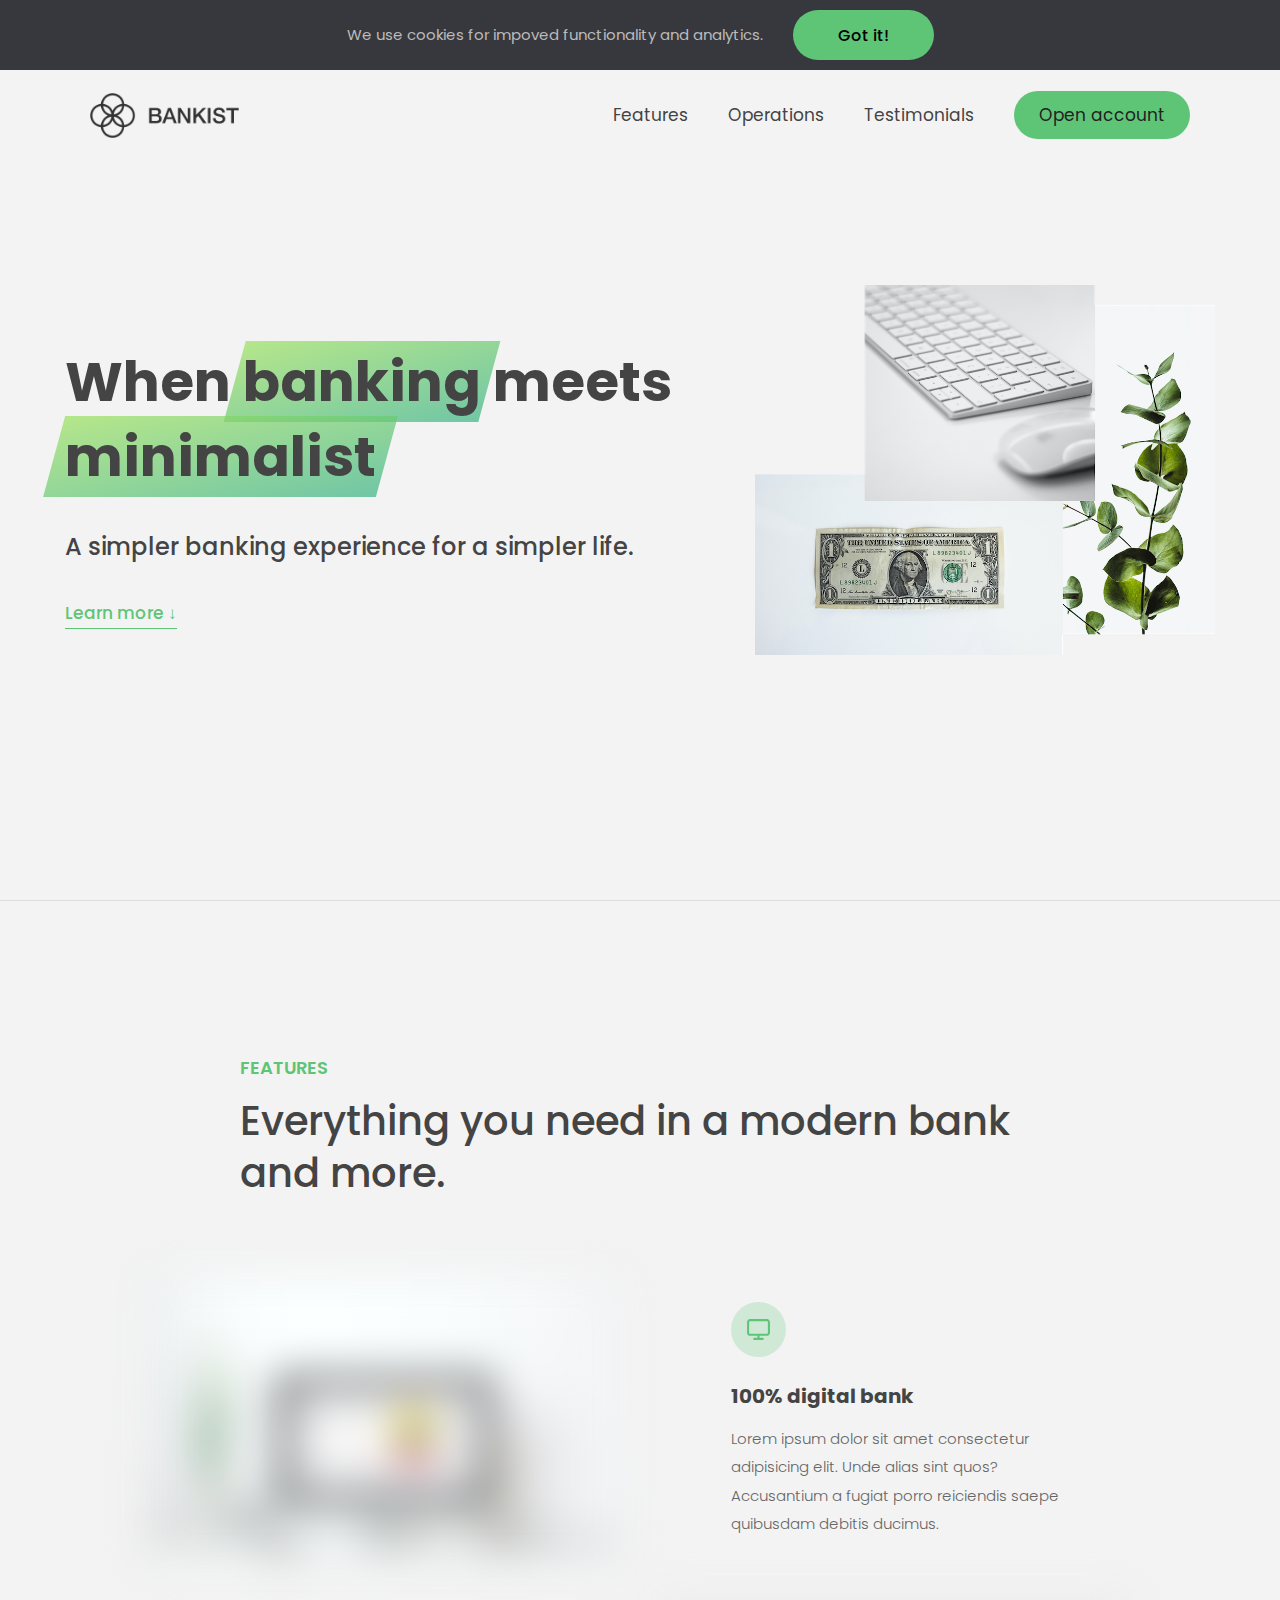
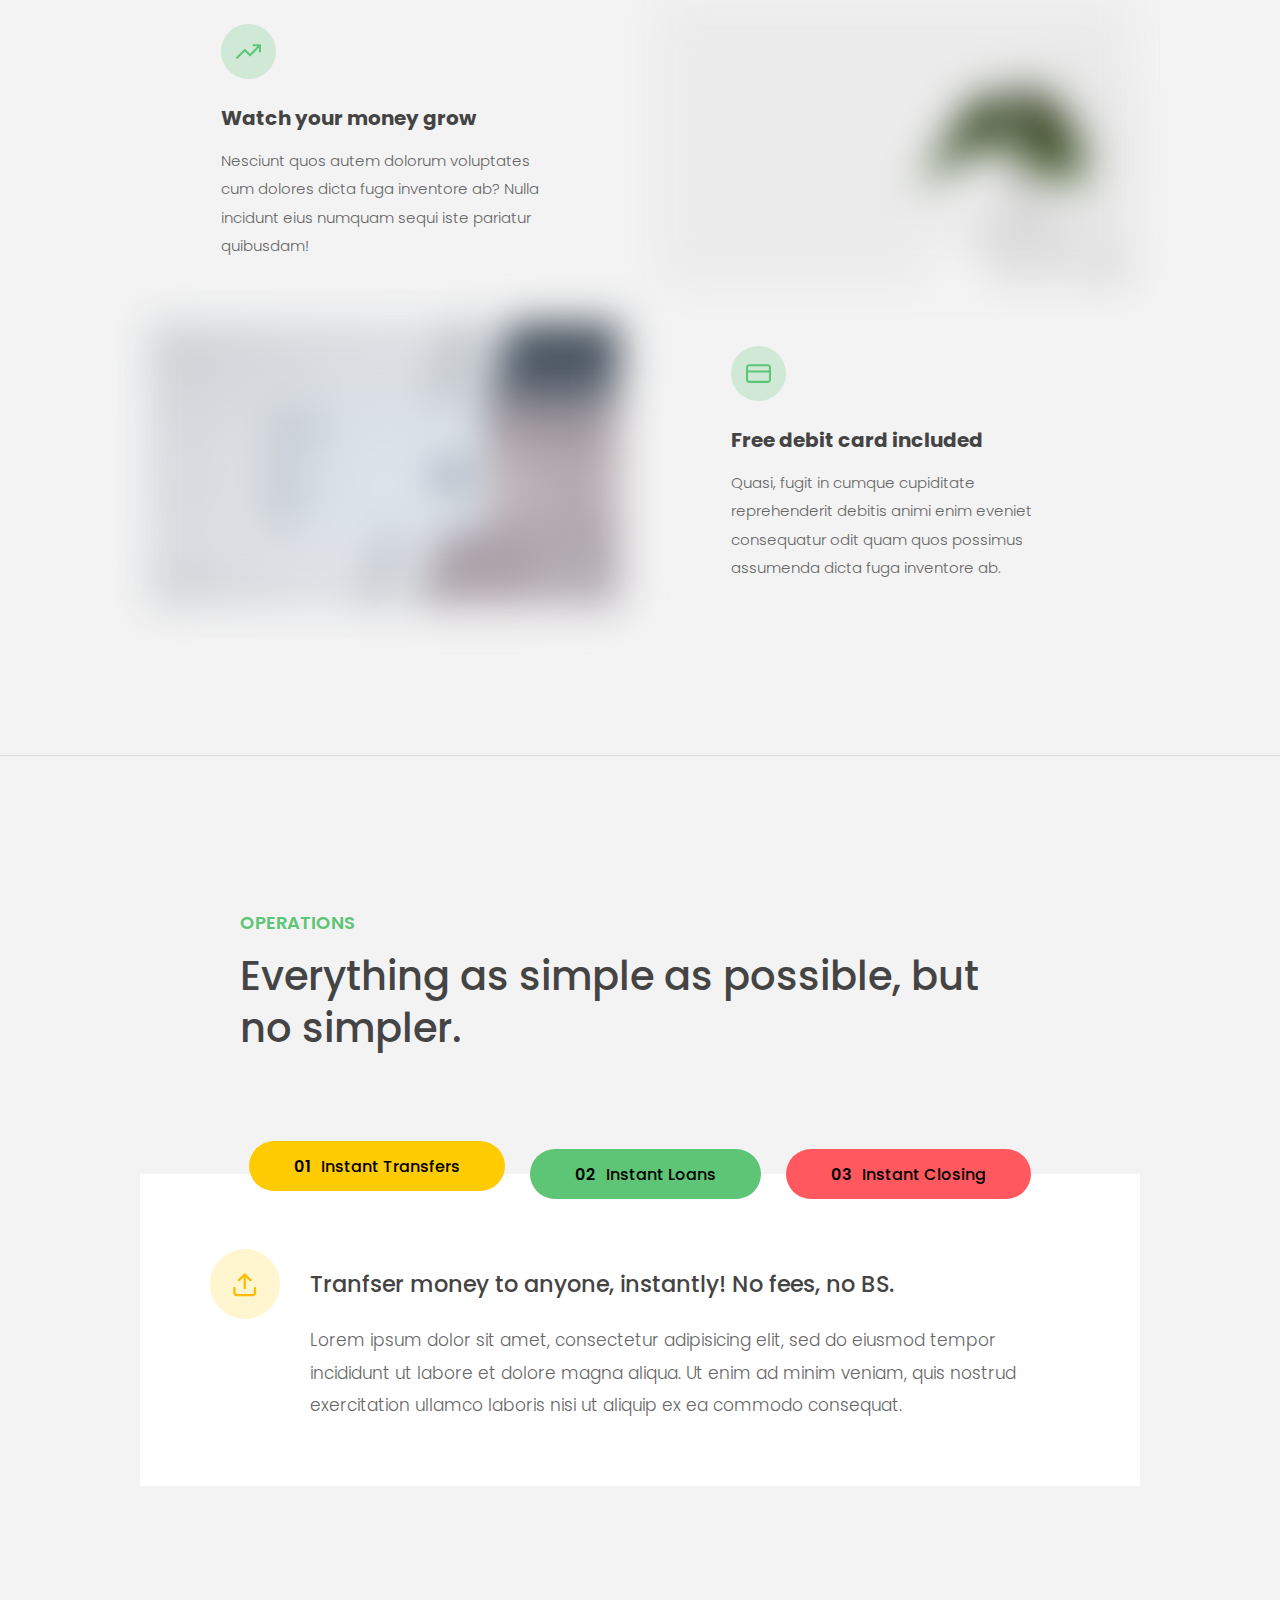
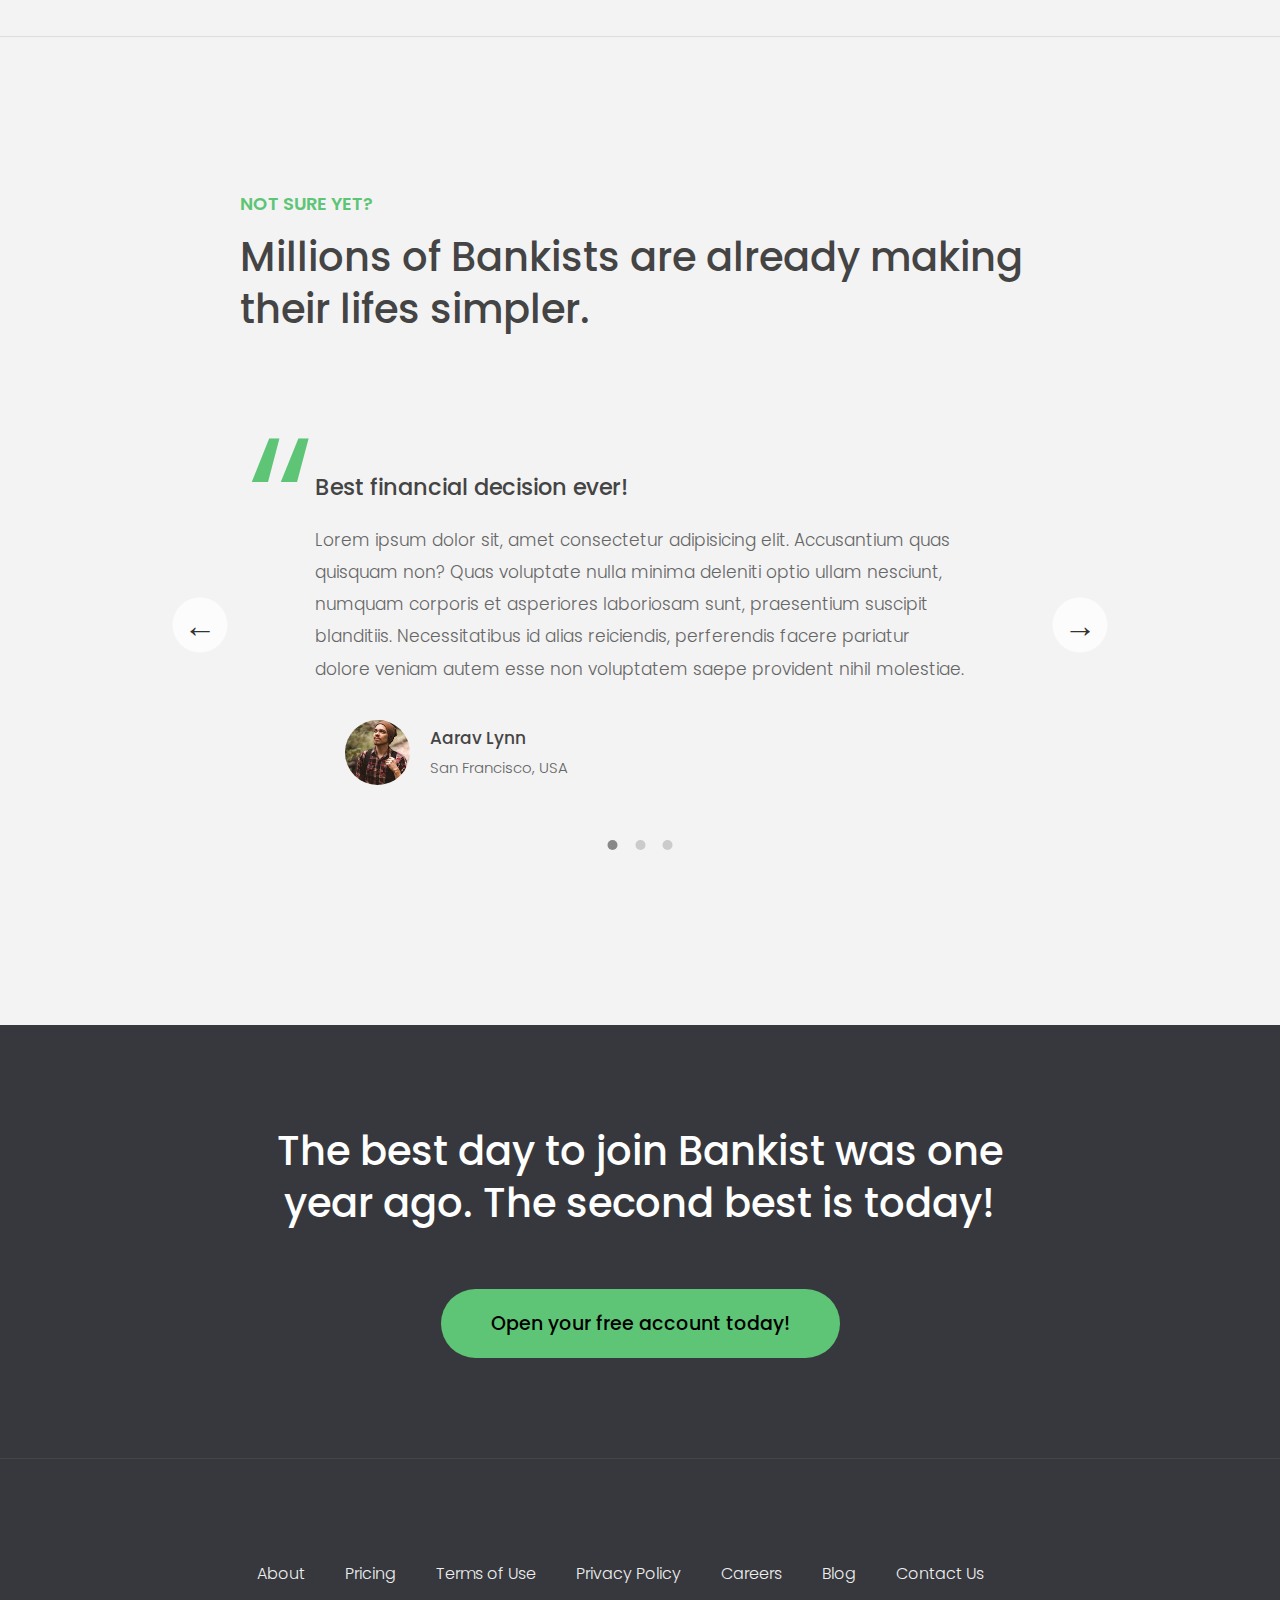
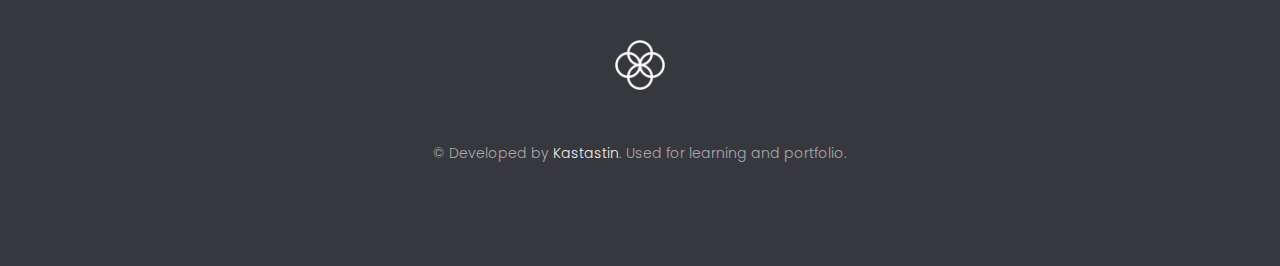
<file: Bankist-Landing/index.html>
<!DOCTYPE html>
<html lang="en">
  <head>
    <meta charset="UTF-8" />
    <meta name="viewport" content="width=device-width, initial-scale=1.0" />
    <meta http-equiv="X-UA-Compatible" content="ie=edge" />
    <title>Bankist | When Banking meets Minimalist</title>
    <link rel="shortcut icon" type="image/png" href="img/favicon.png" />
    <link rel="stylesheet" href="style.css" />
    <script defer src="script.js"></script>
  </head>
  <body>
    <header class="header">
      <nav class="nav">
        <img
          src="img/logo.png"
          alt="Bankist logo"
          class="nav__logo"
          id="logo"
        />
        <ul class="nav__links">
          <li class="nav__item">
            <a class="nav__link" href="#section--1">Features</a>
          </li>
          <li class="nav__item">
            <a class="nav__link" href="#section--2">Operations</a>
          </li>
          <li class="nav__item">
            <a class="nav__link" href="#section--3">Testimonials</a>
          </li>
          <li class="nav__item">
            <a class="nav__link nav__link--btn btn--show-modal" href="#"
              >Open account</a
            >
          </li>
        </ul>
      </nav>

      <div class="header__title">
        <h1>
          When
          <!-- Green highlight effect -->
          <span class="highlight">banking</span>
          meets<br />
          <span class="highlight">minimalist</span>
        </h1>
        <h4>A simpler banking experience for a simpler life.</h4>
        <button class="btn--text btn--scroll-to">Learn more &DownArrow;</button>
        <img
          src="img/hero.png"
          class="header__img"
          alt="Minimalist bank items"
        />
      </div>
    </header>

    <section class="section" id="section--1">
      <div class="section__title">
        <h2 class="section__description">Features</h2>
        <h3 class="section__header">
          Everything you need in a modern bank and more.
        </h3>
      </div>

      <div class="features">
        <img
          src="img/digital-lazy.jpg"
          data-src="img/digital.jpg"
          alt="Computer"
          class="features__img lazy-img"
        />
        <div class="features__feature">
          <div class="features__icon">
            <svg>
              <use xlink:href="img/icons.svg#icon-monitor"></use>
            </svg>
          </div>
          <h5 class="features__header">100% digital bank</h5>
          <p>
            Lorem ipsum dolor sit amet consectetur adipisicing elit. Unde alias
            sint quos? Accusantium a fugiat porro reiciendis saepe quibusdam
            debitis ducimus.
          </p>
        </div>

        <div class="features__feature">
          <div class="features__icon">
            <svg>
              <use xlink:href="img/icons.svg#icon-trending-up"></use>
            </svg>
          </div>
          <h5 class="features__header">Watch your money grow</h5>
          <p>
            Nesciunt quos autem dolorum voluptates cum dolores dicta fuga
            inventore ab? Nulla incidunt eius numquam sequi iste pariatur
            quibusdam!
          </p>
        </div>
        <img
          src="img/grow-lazy.jpg"
          data-src="img/grow.jpg"
          alt="Plant"
          class="features__img lazy-img"
        />

        <img
          src="img/card-lazy.jpg"
          data-src="img/card.jpg"
          alt="Credit card"
          class="features__img lazy-img"
        />
        <div class="features__feature">
          <div class="features__icon">
            <svg>
              <use xlink:href="img/icons.svg#icon-credit-card"></use>
            </svg>
          </div>
          <h5 class="features__header">Free debit card included</h5>
          <p>
            Quasi, fugit in cumque cupiditate reprehenderit debitis animi enim
            eveniet consequatur odit quam quos possimus assumenda dicta fuga
            inventore ab.
          </p>
        </div>
      </div>
    </section>

    <section class="section" id="section--2">
      <div class="section__title">
        <h2 class="section__description">Operations</h2>
        <h3 class="section__header">
          Everything as simple as possible, but no simpler.
        </h3>
      </div>

      <div class="operations">
        <div class="operations__tab-container">
          <button
            class="btn operations__tab operations__tab--1 operations__tab--active"
            data-tab="1"
          >
            <span>01</span>Instant Transfers
          </button>
          <button class="btn operations__tab operations__tab--2" data-tab="2">
            <span>02</span>Instant Loans
          </button>
          <button class="btn operations__tab operations__tab--3" data-tab="3">
            <span>03</span>Instant Closing
          </button>
        </div>
        <div
          class="operations__content operations__content--1 operations__content--active"
        >
          <div class="operations__icon operations__icon--1">
            <svg>
              <use xlink:href="img/icons.svg#icon-upload"></use>
            </svg>
          </div>
          <h5 class="operations__header">
            Tranfser money to anyone, instantly! No fees, no BS.
          </h5>
          <p>
            Lorem ipsum dolor sit amet, consectetur adipisicing elit, sed do
            eiusmod tempor incididunt ut labore et dolore magna aliqua. Ut enim
            ad minim veniam, quis nostrud exercitation ullamco laboris nisi ut
            aliquip ex ea commodo consequat.
          </p>
        </div>

        <div class="operations__content operations__content--2">
          <div class="operations__icon operations__icon--2">
            <svg>
              <use xlink:href="img/icons.svg#icon-home"></use>
            </svg>
          </div>
          <h5 class="operations__header">
            Buy a home or make your dreams come true, with instant loans.
          </h5>
          <p>
            Duis aute irure dolor in reprehenderit in voluptate velit esse
            cillum dolore eu fugiat nulla pariatur. Excepteur sint occaecat
            cupidatat non proident, sunt in culpa qui officia deserunt mollit
            anim id est laborum.
          </p>
        </div>
        <div class="operations__content operations__content--3">
          <div class="operations__icon operations__icon--3">
            <svg>
              <use xlink:href="img/icons.svg#icon-user-x"></use>
            </svg>
          </div>
          <h5 class="operations__header">
            No longer need your account? No problem! Close it instantly.
          </h5>
          <p>
            Excepteur sint occaecat cupidatat non proident, sunt in culpa qui
            officia deserunt mollit anim id est laborum. Ut enim ad minim
            veniam, quis nostrud exercitation ullamco laboris nisi ut aliquip ex
            ea commodo consequat.
          </p>
        </div>
      </div>
    </section>

    <section class="section" id="section--3">
      <div class="section__title section__title--testimonials">
        <h2 class="section__description">Not sure yet?</h2>
        <h3 class="section__header">
          Millions of Bankists are already making their lifes simpler.
        </h3>
      </div>

      <div class="slider">
        <div class="slide slide--1">
          <div class="testimonial">
            <h5 class="testimonial__header">Best financial decision ever!</h5>
            <blockquote class="testimonial__text">
              Lorem ipsum dolor sit, amet consectetur adipisicing elit.
              Accusantium quas quisquam non? Quas voluptate nulla minima
              deleniti optio ullam nesciunt, numquam corporis et asperiores
              laboriosam sunt, praesentium suscipit blanditiis. Necessitatibus
              id alias reiciendis, perferendis facere pariatur dolore veniam
              autem esse non voluptatem saepe provident nihil molestiae.
            </blockquote>
            <address class="testimonial__author">
              <img src="img/user-1.jpg" alt="" class="testimonial__photo" />
              <h6 class="testimonial__name">Aarav Lynn</h6>
              <p class="testimonial__location">San Francisco, USA</p>
            </address>
          </div>
        </div>

        <div class="slide slide--2">
          <div class="testimonial">
            <h5 class="testimonial__header">
              The last step to becoming a complete minimalist
            </h5>
            <blockquote class="testimonial__text">
              Quisquam itaque deserunt ullam, quia ea repellendus provident,
              ducimus neque ipsam modi voluptatibus doloremque, corrupti
              laborum. Incidunt numquam perferendis veritatis neque repellendus.
              Lorem, ipsum dolor sit amet consectetur adipisicing elit. Illo
              deserunt exercitationem deleniti.
            </blockquote>
            <address class="testimonial__author">
              <img src="img/user-2.jpg" alt="" class="testimonial__photo" />
              <h6 class="testimonial__name">Miyah Miles</h6>
              <p class="testimonial__location">London, UK</p>
            </address>
          </div>
        </div>

        <div class="slide slide--3">
          <div class="testimonial">
            <h5 class="testimonial__header">
              Finally free from old-school banks
            </h5>
            <blockquote class="testimonial__text">
              Debitis, nihil sit minus suscipit magni aperiam vel tenetur
              incidunt commodi architecto numquam omnis nulla autem,
              necessitatibus blanditiis modi similique quidem. Odio aliquam
              culpa dicta beatae quod maiores ipsa minus consequatur error sunt,
              deleniti saepe aliquid quos inventore sequi. Necessitatibus id
              alias reiciendis, perferendis facere.
            </blockquote>
            <address class="testimonial__author">
              <img src="img/user-3.jpg" alt="" class="testimonial__photo" />
              <h6 class="testimonial__name">Francisco Gomes</h6>
              <p class="testimonial__location">Lisbon, Portugal</p>
            </address>
          </div>
        </div>
        <button class="slider__btn slider__btn--left">&larr;</button>
        <button class="slider__btn slider__btn--right">&rarr;</button>
        <div class="dots"></div>
      </div>
    </section>

    <section class="section section--sign-up">
      <div class="section__title">
        <h3 class="section__header">
          The best day to join Bankist was one year ago. The second best is
          today!
        </h3>
      </div>
      <button class="btn btn--show-modal">Open your free account today!</button>
    </section>

    <footer class="footer">
      <ul class="footer__nav">
        <li class="footer__item">
          <a class="footer__link" href="#">About</a>
        </li>
        <li class="footer__item">
          <a class="footer__link" href="#">Pricing</a>
        </li>
        <li class="footer__item">
          <a class="footer__link" href="#">Terms of Use</a>
        </li>
        <li class="footer__item">
          <a class="footer__link" href="#">Privacy Policy</a>
        </li>
        <li class="footer__item">
          <a class="footer__link" href="#">Careers</a>
        </li>
        <li class="footer__item">
          <a class="footer__link" href="#">Blog</a>
        </li>
        <li class="footer__item">
          <a class="footer__link" href="#">Contact Us</a>
        </li>
      </ul>
      <img src="img/icon.png" alt="Logo" class="footer__logo" />
      <p class="footer__copyright">
        &copy; Developed by
        <a
          class="footer__link twitter-link"
          target="_blank"
          href="https://github.com/kastastin"
          >Kastastin</a
        >. Used for learning and portfolio.
      </p>
    </footer>

    <div class="modal hidden">
      <button class="btn--close-modal">&times;</button>
      <h2 class="modal__header">
        Open your bank account <br />
        in just <span class="highlight">5 minutes</span>
      </h2>
      <form class="modal__form">
        <label>First Name</label>
        <input type="text" />
        <label>Last Name</label>
        <input type="text" />
        <label>Email Address</label>
        <input type="email" />
        <button class="btn">Next step &rarr;</button>
      </form>
    </div>
    <div class="overlay hidden"></div>
  </body>
</html>
</file>
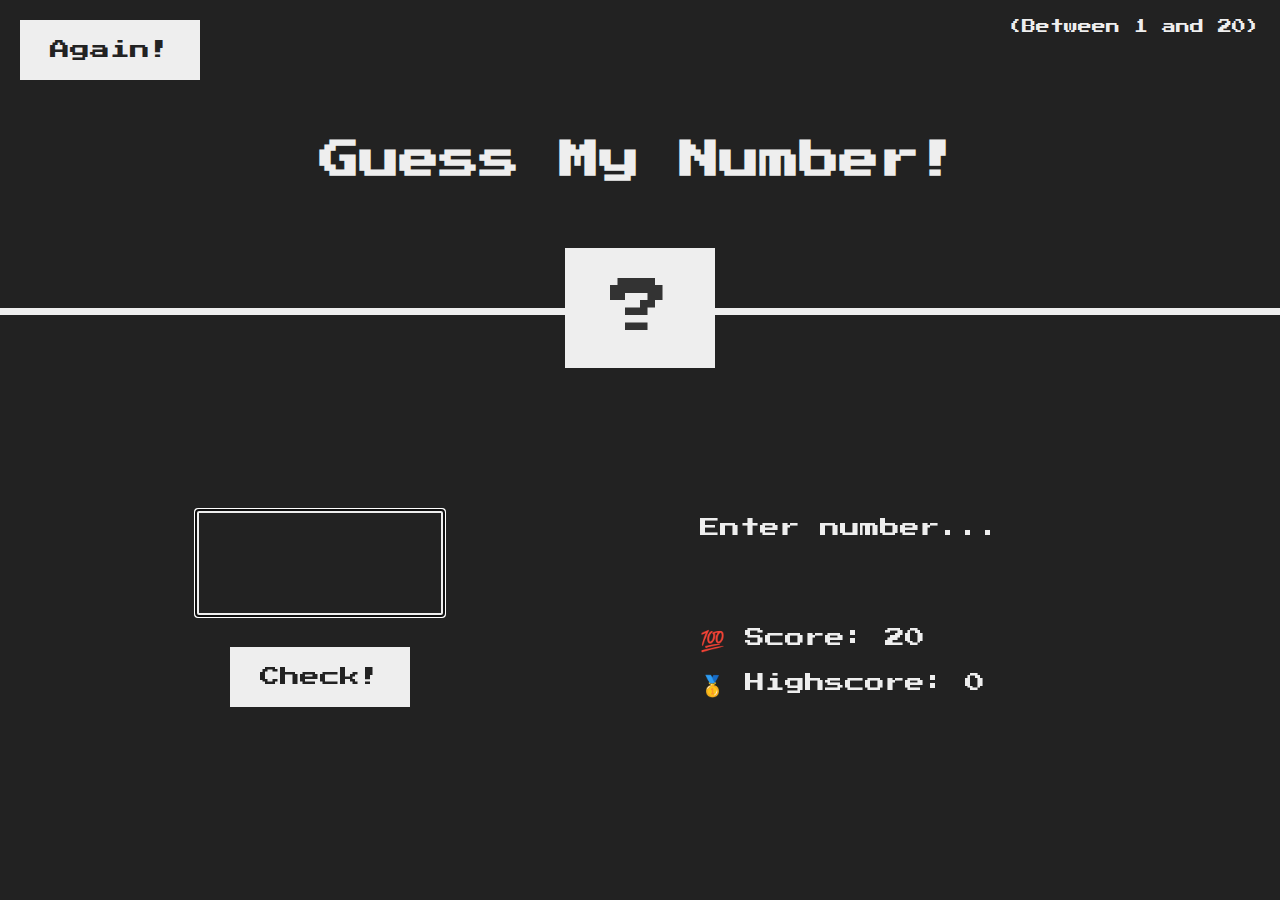
<file: Guess-My-Number/index.html>
<!DOCTYPE html>
<html lang="en">
  <head>
    <meta charset="UTF-8" />
    <meta name="viewport" content="width=device-width, initial-scale=1.0" />
    <meta http-equiv="X-UA-Compatible" content="ie=edge" />
    <title>Guess My Number</title>
    <link rel="shortcut icon" type="image/png" href="favicon.png" />
    <link rel="stylesheet" href="css/style.css" />
    <link rel="stylesheet" href="css/media.css" />
  </head>
  <body>
    <header>
      <h1>Guess My Number!</h1>
      <p class="between">(Between 1 and 20)</p>
      <button class="btn again">Again!</button>
      <div class="number">?</div>
    </header>
    <main>
      <section class="left">
        <input type="number" class="guess" autofocus />
        <button class="btn check">Check!</button>
      </section>
      <section class="right">
        <p class="message">Enter number...</p>
        <p class="label-score">💯 Score: <span class="score">20</span></p>
        <p class="label-highscore">
          🥇 Highscore: <span class="highscore">0</span>
        </p>
      </section>
    </main>
    <script src="script.js"></script>
  </body>
</html>
</file>
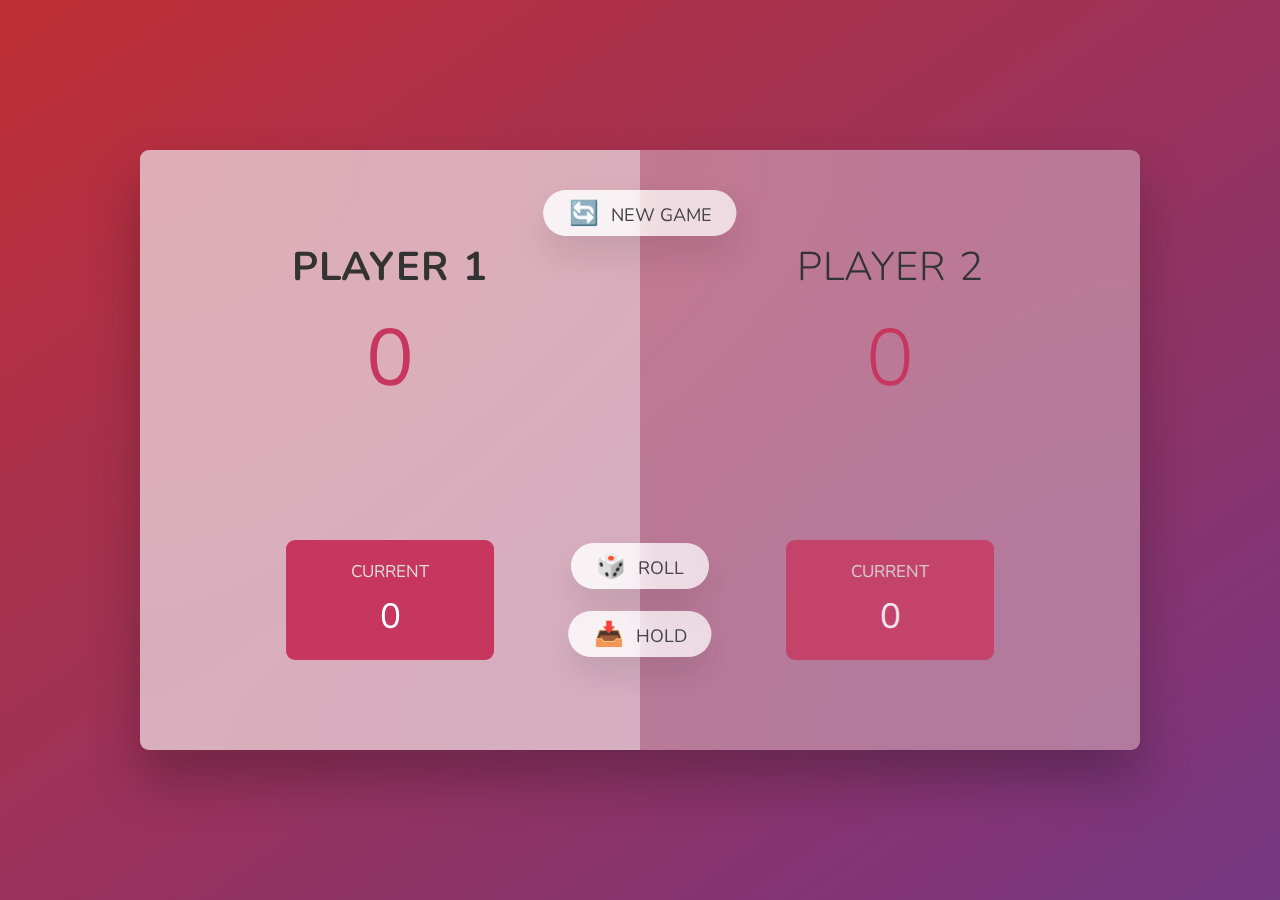
<file: Pig-Game/index.html>
<!DOCTYPE html>
<html lang="en">
  <head>
    <meta charset="UTF-8" />
    <meta name="viewport" content="width=device-width, initial-scale=1.0" />
    <meta http-equiv="X-UA-Compatible" content="ie=edge" />
    <title>Pig Game</title>
    <link rel="shortcut icon" type="image/png" href="img/favicon.png" />
    <link rel="stylesheet" href="css/style.css" />
    <link rel="stylesheet" href="css/media.css" />
  </head>
  <body>
    <main>
      <section class="player player--0 player--active">
        <h2 class="name" id="name--0">Player 1</h2>
        <p class="score" id="score--0">43</p>
        <div class="current">
          <p class="current-label">Current</p>
          <p class="current-score" id="current--0">0</p>
        </div>
      </section>
      <section class="player player--1">
        <h2 class="name" id="name--1">Player 2</h2>
        <p class="score" id="score--1">24</p>
        <div class="current">
          <p class="current-label">Current</p>
          <p class="current-score" id="current--1">0</p>
        </div>
      </section>

      <img src="img/dice-1.png" class="dice hidden" alt="Playing dice" />
      <button class="btn btn--new">🔄 New game</button>
      <button class="btn btn--roll">🎲 Roll</button>
      <button class="btn btn--hold">📥 Hold</button>
    </main>
    <script src="script.js"></script>
  </body>
</html>
</file>
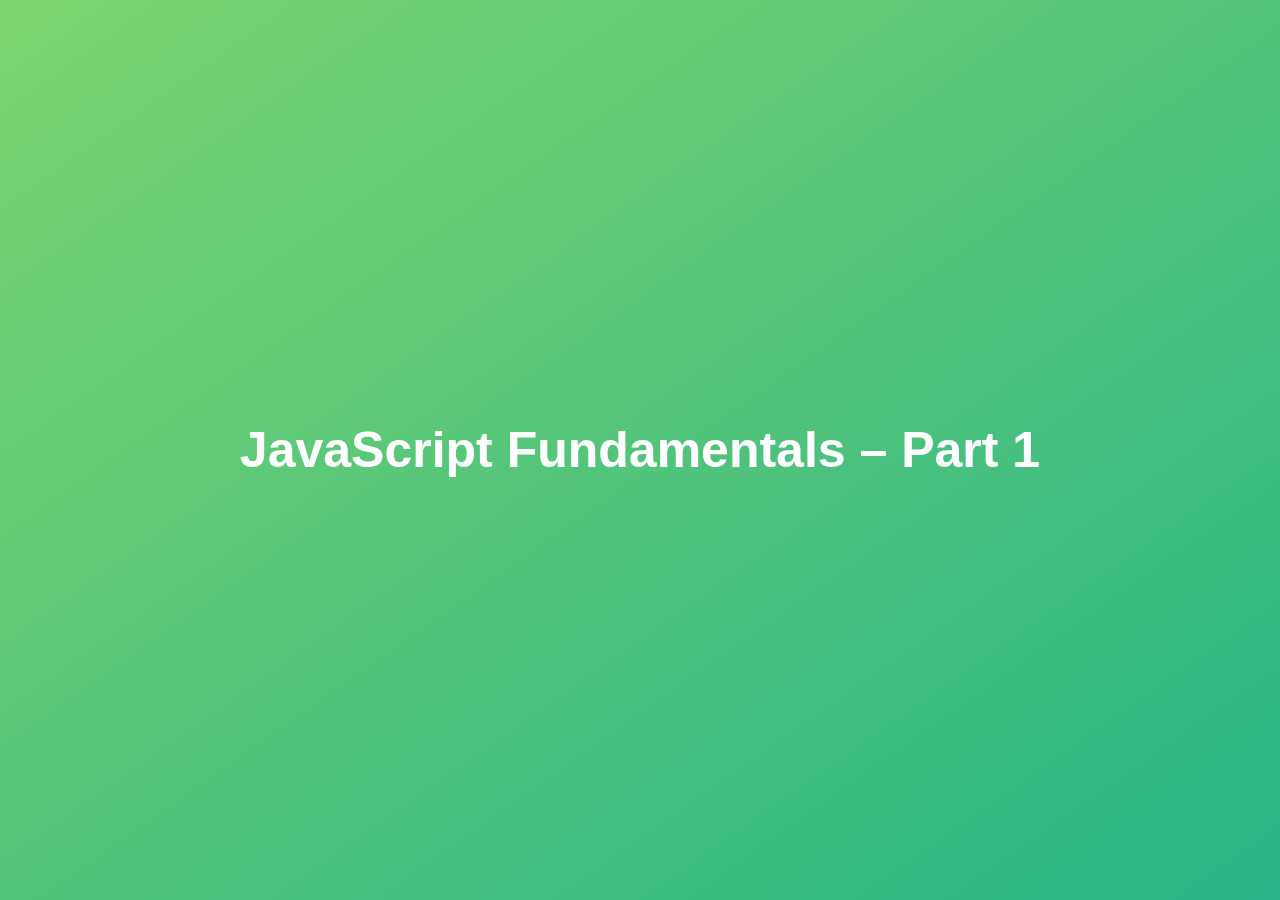
<file: studyJS/fundamentals/01/index.html>
<!DOCTYPE html>
<html lang="en">
  <head>
    <meta charset="UTF-8" />
    <meta name="viewport" content="width=device-width, initial-scale=1.0" />
    <meta http-equiv="X-UA-Compatible" content="ie=edge" />
    <title>JavaScript Fundamentals</title>
    <style>
      * {
        box-sizing: border-box;
        margin: 0;
        padding: 0;
        font-family: sans-serif;
      }
      body {
        height: 100vh;
        display: flex;
        align-items: center;
        background: linear-gradient(to top left, #28b487, #7dd56f);
      }
      h1 {
        width: 100%;
        padding: 30px;
        color: white;
        font-size: 50px;
        line-height: 1.3;
        text-align: center;
      }
    </style>
  </head>
  <body>
    <h1>JavaScript Fundamentals – Part 1</h1>

    <script src="script.js"></script>
  </body>
</html>
</file>
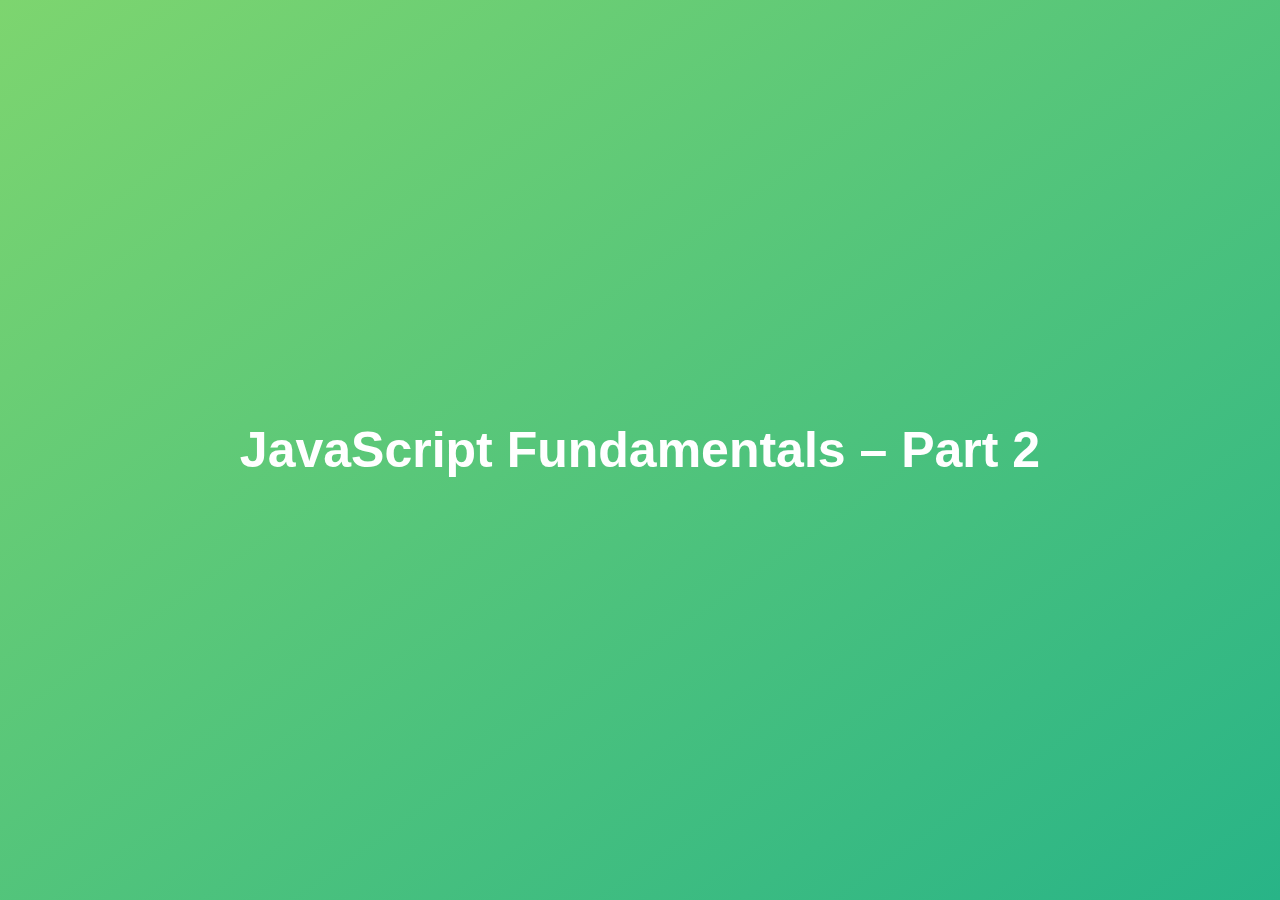
<file: studyJS/fundamentals/02/index.html>
<!DOCTYPE html>
<html lang="en">
  <head>
    <meta charset="UTF-8" />
    <meta name="viewport" content="width=device-width, initial-scale=1.0" />
    <meta http-equiv="X-UA-Compatible" content="ie=edge" />
    <title>JavaScript Fundamentals – Part 2</title>
    <style>
      * {
        box-sizing: border-box;
        margin: 0;
        padding: 0;
      }
      body {
        height: 100vh;
        display: flex;
        align-items: center;
        background: linear-gradient(to top left, #28b487, #7dd56f);
      }
      h1 {
        width: 100%;
        padding: 30px;
        font-family: sans-serif;
        color: white;
        font-size: 50px;
        line-height: 1.3;
        text-align: center;
      }
    </style>
  </head>
  <body>
    <h1>JavaScript Fundamentals – Part 2</h1>
    <script src="script.js"></script>
  </body>
</html>
</file>
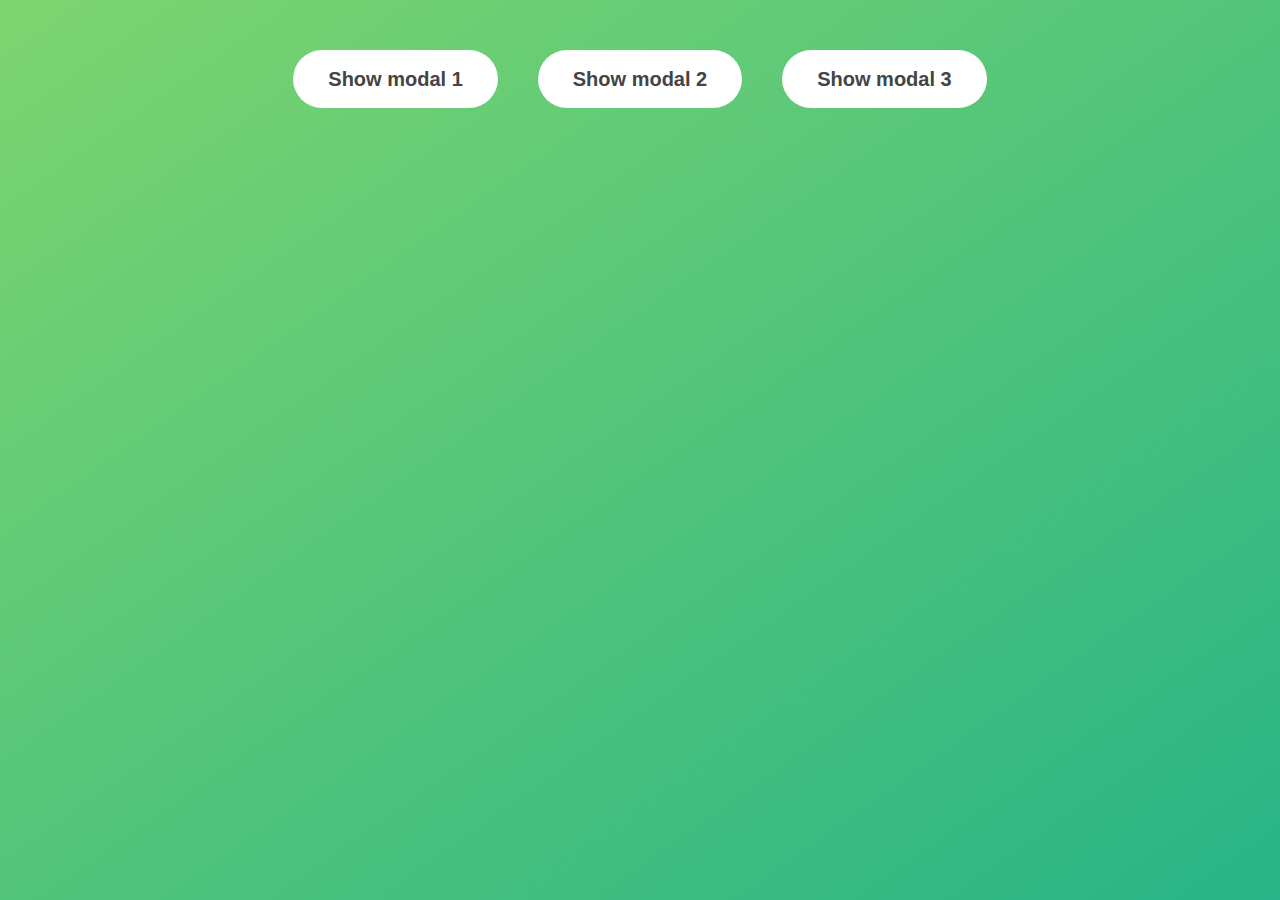
<file: studyJS/fundamentals/modal/index.html>
<!DOCTYPE html>
<html lang="en">
  <head>
    <meta charset="UTF-8" />
    <meta name="viewport" content="width=device-width, initial-scale=1.0" />
    <meta http-equiv="X-UA-Compatible" content="ie=edge" />
    <title>Modal window</title>
    <link rel="stylesheet" href="style.css" />
  </head>
  <body>
    <button class="show-modal">Show modal 1</button>
    <button class="show-modal">Show modal 2</button>
    <button class="show-modal">Show modal 3</button>
    <div class="modal hidden">
      <button class="close-modal">&times;</button>
      <h1>I'm a modal window 😍</h1>
      <p>
        Lorem ipsum dolor sit amet, consectetur adipisicing elit, sed do eiusmod
        tempor incididunt ut labore et dolore magna aliqua. Ut enim ad minim
        veniam, quis nostrud exercitation ullamco laboris nisi ut aliquip ex ea
        commodo consequat. Duis aute irure dolor in reprehenderit in voluptate
        velit esse cillum dolore eu fugiat nulla pariatur. Excepteur sint
        occaecat cupidatat non proident, sunt in culpa qui officia deserunt
        mollit anim id est laborum.
      </p>
    </div>
    <div class="overlay hidden"></div>
    <script src="script.js"></script>
  </body>
</html>
</file>
<file: Bankist-Landing/style.css>
@import url('https://fonts.googleapis.com/css?family=Poppins:300,400,500,600&display=swap');

:root {
  --color-primary: #5ec576;
  --color-secondary: #ffcb03;
  --color-tertiary: #ff585f;
  --color-primary-darker: #4bbb7d;
  --color-secondary-darker: #ffbb00;
  --color-tertiary-darker: #fd424b;
  --color-primary-opacity: #5ec5763a;
  --color-secondary-opacity: #ffcd0331;
  --color-tertiary-opacity: #ff58602d;
  --gradient-primary: linear-gradient(to top left, #39b385, #9be15d);
  --gradient-secondary: linear-gradient(to top left, #ffb003, #ffcb03);
}

* {
  margin: 0;
  padding: 0;
  box-sizing: inherit;
}

html {
  font-size: 62.5%;
  box-sizing: border-box;
}

body {
  font-family: 'Poppins', sans-serif;
  font-weight: 300;
  color: #444;
  line-height: 1.9;
  background-color: #f3f3f3;
}

/* GENERAL ELEMENTS */
.section {
  padding: 15rem 3rem;
  border-top: 1px solid #ddd;

  transition: transform 1s, opacity 1s;
}

.section--hidden {
  opacity: 0;
  transform: translateY(8rem);
}

.section__title {
  max-width: 80rem;
  margin: 0 auto 8rem auto;
}

.section__description {
  font-size: 1.8rem;
  font-weight: 600;
  text-transform: uppercase;
  color: var(--color-primary);
  margin-bottom: 1rem;
}

.section__header {
  font-size: 4rem;
  line-height: 1.3;
  font-weight: 500;
}

.btn {
  display: inline-block;
  background-color: var(--color-primary);
  font-size: 1.6rem;
  font-family: inherit;
  font-weight: 500;
  border: none;
  padding: 1.25rem 4.5rem;
  border-radius: 10rem;
  cursor: pointer;
  transition: all 0.3s;
}

.btn:hover {
  background-color: var(--color-primary-darker);
}

.btn--text {
  display: inline-block;
  background: none;
  font-size: 1.7rem;
  font-family: inherit;
  font-weight: 500;
  color: var(--color-primary);
  border: none;
  border-bottom: 1px solid currentColor;
  padding-bottom: 2px;
  cursor: pointer;
  transition: all 0.3s;
}

p {
  color: #666;
}

/* This is BAD for accessibility! Don't do in the real world! */
button:focus {
  outline: none;
}

img {
  transition: filter 0.5s;
}

.lazy-img {
  filter: blur(20px);
}

/* NAVIGATION */
.nav {
  display: flex;
  justify-content: space-between;
  align-items: center;
  height: 9rem;
  width: 100%;
  padding: 0 6rem;
  z-index: 100;
}

/* nav and stickly class at the same time */
.nav.sticky {
  position: fixed;
  background-color: rgba(255, 255, 255, 0.95);
}

.nav__logo {
  height: 4.5rem;
  transition: all 0.3s;
}

.nav__links {
  display: flex;
  align-items: center;
  list-style: none;
}

.nav__item {
  margin-left: 4rem;
}

.nav__link:link,
.nav__link:visited {
  font-size: 1.7rem;
  font-weight: 400;
  color: inherit;
  text-decoration: none;
  display: block;
  transition: all 0.3s;
}

.nav__link--btn:link,
.nav__link--btn:visited {
  padding: 0.8rem 2.5rem;
  border-radius: 3rem;
  background-color: var(--color-primary);
  color: #222;
}

.nav__link--btn:hover,
.nav__link--btn:active {
  color: inherit;
  background-color: var(--color-primary-darker);
  color: #333;
}

/* HEADER */
.header {
  padding: 0 3rem;
  height: 100vh;
  display: flex;
  flex-direction: column;
  align-items: center;
}

.header__title {
  flex: 1;

  max-width: 115rem;
  display: grid;
  grid-template-columns: 3fr 2fr;
  row-gap: 3rem;
  align-content: center;
  justify-content: center;

  align-items: start;
  justify-items: start;
}

h1 {
  font-size: 5.5rem;
  line-height: 1.35;
}

h4 {
  font-size: 2.4rem;
  font-weight: 500;
}

.header__img {
  width: 100%;
  grid-column: 2 / 3;
  grid-row: 1 / span 4;
  transform: translateY(-6rem);
}

.highlight {
  position: relative;
}

.highlight::after {
  display: block;
  content: '';
  position: absolute;
  bottom: 0;
  left: 0;
  height: 100%;
  width: 100%;
  z-index: -1;
  opacity: 0.7;
  transform: scale(1.07, 1.05) skewX(-15deg);
  background-image: var(--gradient-primary);
}

/* FEATURES */
.features {
  display: grid;
  grid-template-columns: 1fr 1fr;
  gap: 4rem;
  margin: 0 12rem;
}

.features__img {
  width: 100%;
}

.features__feature {
  align-self: center;
  justify-self: center;
  width: 70%;
  font-size: 1.5rem;
}

.features__icon {
  display: flex;
  align-items: center;
  justify-content: center;
  background-color: var(--color-primary-opacity);
  height: 5.5rem;
  width: 5.5rem;
  border-radius: 50%;
  margin-bottom: 2rem;
}

.features__icon svg {
  height: 2.5rem;
  width: 2.5rem;
  fill: var(--color-primary);
}

.features__header {
  font-size: 2rem;
  margin-bottom: 1rem;
}

/* OPERATIONS */
.operations {
  max-width: 100rem;
  margin: 12rem auto 0 auto;

  background-color: #fff;
}

.operations__tab-container {
  display: flex;
  justify-content: center;
}

.operations__tab {
  margin-right: 2.5rem;
  transform: translateY(-50%);
}

.operations__tab span {
  margin-right: 1rem;
  font-weight: 600;
  display: inline-block;
}

.operations__tab--1 {
  background-color: var(--color-secondary);
}

.operations__tab--1:hover {
  background-color: var(--color-secondary-darker);
}

.operations__tab--3 {
  background-color: var(--color-tertiary);
  margin: 0;
}

.operations__tab--3:hover {
  background-color: var(--color-tertiary-darker);
}

.operations__tab--active {
  transform: translateY(-66%);
}

.operations__content {
  display: none;

  /* JUST PRESENTATIONAL */
  font-size: 1.7rem;
  padding: 2.5rem 7rem 6.5rem 7rem;
}

.operations__content--active {
  display: grid;
  grid-template-columns: 7rem 1fr;
  column-gap: 3rem;
  row-gap: 0.5rem;
}

.operations__header {
  font-size: 2.25rem;
  font-weight: 500;
  align-self: center;
}

.operations__icon {
  display: flex;
  align-items: center;
  justify-content: center;
  height: 7rem;
  width: 7rem;
  border-radius: 50%;
}

.operations__icon svg {
  height: 2.75rem;
  width: 2.75rem;
}

.operations__content p {
  grid-column: 2;
}

.operations__icon--1 {
  background-color: var(--color-secondary-opacity);
}
.operations__icon--2 {
  background-color: var(--color-primary-opacity);
}
.operations__icon--3 {
  background-color: var(--color-tertiary-opacity);
}
.operations__icon--1 svg {
  fill: var(--color-secondary-darker);
}
.operations__icon--2 svg {
  fill: var(--color-primary);
}
.operations__icon--3 svg {
  fill: var(--color-tertiary);
}

/* SLIDER */
.slider {
  max-width: 100rem;
  height: 50rem;
  margin: 0 auto;
  position: relative;

  /* IN THE END */
  overflow: hidden;
}

.slide {
  position: absolute;
  top: 0;
  width: 100%;
  height: 50rem;

  display: flex;
  align-items: center;
  justify-content: center;

  /* THIS creates the animation! */
  transition: transform 1s;
}

.slide > img {
  /* Only for images that have different size than slide */
  width: 100%;
  height: 100%;
  object-fit: cover;
}

.slider__btn {
  position: absolute;
  top: 50%;
  z-index: 10;

  border: none;
  background: rgba(255, 255, 255, 0.7);
  font-family: inherit;
  color: #333;
  border-radius: 50%;
  height: 5.5rem;
  width: 5.5rem;
  font-size: 3.25rem;
  cursor: pointer;
}

.slider__btn--left {
  left: 6%;
  transform: translate(-50%, -50%);
}

.slider__btn--right {
  right: 6%;
  transform: translate(50%, -50%);
}

.dots {
  position: absolute;
  bottom: 5%;
  left: 50%;
  transform: translateX(-50%);
  display: flex;
}

.dots__dot {
  border: none;
  background-color: #b9b9b9;
  opacity: 0.7;
  height: 1rem;
  width: 1rem;
  border-radius: 50%;
  margin-right: 1.75rem;
  cursor: pointer;
  transition: all 0.5s;

  /* Only necessary when overlying images */
  /* box-shadow: 0 0.6rem 1.5rem rgba(0, 0, 0, 0.7); */
}

.dots__dot:last-child {
  margin: 0;
}

.dots__dot--active {
  background-color: #888;
  opacity: 1;
}

/* TESTIMONIALS */
.testimonial {
  width: 65%;
  position: relative;
}

.testimonial::before {
  content: '\201C';
  position: absolute;
  top: -5.7rem;
  left: -6.8rem;
  line-height: 1;
  font-size: 20rem;
  font-family: inherit;
  color: var(--color-primary);
  z-index: -1;
}

.testimonial__header {
  font-size: 2.25rem;
  font-weight: 500;
  margin-bottom: 1.5rem;
}

.testimonial__text {
  font-size: 1.7rem;
  margin-bottom: 3.5rem;
  color: #666;
}

.testimonial__author {
  margin-left: 3rem;
  font-style: normal;

  display: grid;
  grid-template-columns: 6.5rem 1fr;
  column-gap: 2rem;
}

.testimonial__photo {
  grid-row: 1 / span 2;
  width: 6.5rem;
  border-radius: 50%;
}

.testimonial__name {
  font-size: 1.7rem;
  font-weight: 500;
  align-self: end;
  margin: 0;
}

.testimonial__location {
  font-size: 1.5rem;
}

.section__title--testimonials {
  margin-bottom: 4rem;
}

/* SIGNUP */
.section--sign-up {
  background-color: #37383d;
  border-top: none;
  border-bottom: 1px solid #444;
  text-align: center;
  padding: 10rem 3rem;
}

.section--sign-up .section__header {
  color: #fff;
  text-align: center;
}

.section--sign-up .section__title {
  margin-bottom: 6rem;
}

.section--sign-up .btn {
  font-size: 1.9rem;
  padding: 2rem 5rem;
}

/* FOOTER */
.footer {
  padding: 10rem 3rem;
  background-color: #37383d;
}

.footer__nav {
  list-style: none;
  display: flex;
  justify-content: center;
  margin-bottom: 5rem;
}

.footer__item {
  margin-right: 4rem;
}

.footer__link {
  font-size: 1.6rem;
  color: #eee;
  text-decoration: none;
}

.footer__logo {
  height: 5rem;
  display: block;
  margin: 0 auto;
  margin-bottom: 5rem;
}

.footer__copyright {
  font-size: 1.4rem;
  color: #aaa;
  text-align: center;
}

.footer__copyright .footer__link {
  font-size: 1.4rem;
}

/* MODAL WINDOW */
.modal {
  position: fixed;
  top: 50%;
  left: 50%;
  transform: translate(-50%, -50%);
  max-width: 60rem;
  background-color: #f3f3f3;
  padding: 5rem 6rem;
  box-shadow: 0 4rem 6rem rgba(0, 0, 0, 0.3);
  z-index: 1000;
  transition: all 0.5s;
}

.overlay {
  position: fixed;
  top: 0;
  left: 0;
  width: 100%;
  height: 100%;
  background-color: rgba(0, 0, 0, 0.5);
  backdrop-filter: blur(4px);
  z-index: 100;
  transition: all 0.5s;
}

.modal__header {
  font-size: 3.25rem;
  margin-bottom: 4.5rem;
  line-height: 1.5;
}

.modal__form {
  margin: 0 3rem;
  display: grid;
  grid-template-columns: 1fr 2fr;
  align-items: center;
  gap: 2.5rem;
}

.modal__form label {
  font-size: 1.7rem;
  font-weight: 500;
}

.modal__form input {
  font-size: 1.7rem;
  padding: 1rem 1.5rem;
  border: 1px solid #ddd;
  border-radius: 0.5rem;
}

.modal__form button {
  grid-column: 1 / span 2;
  justify-self: center;
  margin-top: 1rem;
}

.btn--close-modal {
  font-family: inherit;
  color: inherit;
  position: absolute;
  top: 0.5rem;
  right: 2rem;
  font-size: 4rem;
  cursor: pointer;
  border: none;
  background: none;
}

.hidden {
  visibility: hidden;
  opacity: 0;
}

/* COOKIE MESSAGE */
.cookie-message {
  width: 100vw;
  display: flex;
  align-items: center;
  justify-content: center;
  gap: 3rem;
  padding: 1rem;
  background-color: white;
  color: #bbb;
  font-size: 1.5rem;
  font-weight: 400;
}
</file>
<file: Guess-My-Number/css/style.css>
@import url('https://fonts.googleapis.com/css?family=Press+Start+2P&display=swap');

* {
  box-sizing: border-box;
  margin: 0;
  padding: 0;
}

html {
  font-size: 62.5%;
}

body {
  font-family: 'Press Start 2P', sans-serif;
  background-color: #222;
  color: #eee;
}

header {
  height: 35vh;
  position: relative;
  border-bottom: 7px solid #eee;
}

main {
  height: 65vh;
  display: flex;
  justify-content: space-around;
  align-items: center;
  color: #eee;
}

.left {
  width: 52rem;
  display: flex;
  flex-direction: column;
  align-items: center;
}

.right {
  width: 52rem;
  font-size: 2rem;
}

h1 {
  width: 100%;
  position: absolute;
  top: 52%;
  left: 50%;
  font-size: 4rem;
  text-align: center;
  transform: translate(-50%, -50%);
}

.number {
  width: 15rem;
  position: absolute;
  bottom: 0;
  left: 50%;
  padding: 3rem 0rem;
  background: #eee;
  color: #333;
  font-size: 6rem;
  text-align: center;
  transform: translate(-50%, 50%);
}

.between {
  position: absolute;
  top: 2rem;
  right: 2rem;
  font-size: 1.4rem;
}

.again {
  position: absolute;
  top: 2rem;
  left: 2rem;
}

.guess {
  width: 25rem;
  display: block;
  margin-bottom: 3rem;
  padding: 2.5rem;
  border: 4px solid #eee;
  background: none;
  font-family: inherit;
  color: inherit;
  font-size: 5rem;
  text-align: center;
}

/* Remove arrows: Chrome, Safari, Edge, Opera */
input::-webkit-outer-spin-button,
input::-webkit-inner-spin-button {
  -webkit-appearance: none;
  margin: 0;
}

.btn {
  padding: 2rem 3rem;
  border: none;
  background-color: #eee;
  font-family: inherit;
  color: #222;
  font-size: 2rem;
  cursor: pointer;
}

.btn:hover {
  background-color: #ccc;
}

.message {
  height: 3rem;
  margin-bottom: 8rem;
}

.label-score {
  margin-bottom: 2rem;
}
</file>
<file: Guess-My-Number/css/media.css>
/* < 960px */
@media screen and (orientation: landscape) and (max-width: 60em) {
  h1 {
    font-size: 3rem;
  }

  .number {
    padding: 1.5rem 0rem;
    font-size: 2rem;
  }

  .message {
    margin-bottom: 7rem;
  }

  .btn {
    padding: 1rem 1.5rem 0.75rem 1.5rem;
    font-size: 1.5rem;
  }

  .again {
    top: 1rem;
    left: 1rem;
  }
}

/* < 700px */
@media screen and (orientation: portrait) and (max-width: 43.75em) {
  :root {
    font-size: 50%;
  }

  h1 {
    line-height: 1.5;
  }

  main {
    flex-direction: column-reverse;
    justify-content: center;
  }

  .right {
    display: flex;
    flex-direction: column-reverse;
    text-align: center;
  }

  .label-score {
    order: 1;
  }

  .label-highscore,
  .label-score {
    margin-bottom: 5rem;
  }

  .message {
    margin-bottom: 5rem;
  }
}

/* < 400px */
@media screen and (max-width: 25em) {
  :root {
    font-size: 40%;
  }
}
</file>
<file: Pig-Game/css/style.css>
@import url('https://fonts.googleapis.com/css2?family=Nunito&display=swap');

* {
  box-sizing: inherit;
  margin: 0;
  padding: 0;
}

html {
  font-size: 62.5%;
  box-sizing: border-box;
}

body {
  height: 100vh;
  display: flex;
  justify-content: center;
  align-items: center;
  background-image: linear-gradient(to top left, #753682 0%, #bf2e34 100%);
  font-family: 'Nunito', sans-serif;
  color: #333;
  font-weight: 400;
}

.hidden {
  display: none;
}

/* LAYOUT */
main {
  width: 100rem;
  height: 60rem;
  position: relative;
  display: flex;
  margin: 4rem;
  border-radius: 9px;
  box-shadow: 0 3rem 5rem rgba(0, 0, 0, 0.25);
  background-color: rgba(255, 255, 255, 0.35);
  backdrop-filter: blur(200px);
  filter: blur();
  overflow: hidden;
}

.player {
  flex: 50%;
  display: flex;
  flex-direction: column;
  align-items: center;
  padding: 9rem;
  transition: all 0.75s;
}

/* ELEMENTS */
.name {
  position: relative;
  margin-bottom: 1rem;
  font-size: 4rem;
  font-weight: 300;
  letter-spacing: 1px;
  word-spacing: 2px;
  text-transform: uppercase;
}

.score {
  margin-bottom: auto;
  color: #c7365f;
  font-size: 8rem;
  font-weight: 300;
}

.player--active {
  background-color: rgba(255, 255, 255, 0.4);
}

.player--active .name {
  font-weight: 700;
}

.player--active .score {
  font-weight: 400;
}

.player--active .current {
  opacity: 1;
}

.current {
  width: 65%;
  padding: 2rem;
  border-radius: 9px;
  background-color: #c7365f;
  color: #fff;
  text-align: center;
  opacity: 0.8;
  transition: all 0.75s;
}

.current-label {
  margin-bottom: 1rem;
  color: #ddd;
  font-size: 1.7rem;
  text-transform: uppercase;
}

.current-score {
  font-size: 3.5rem;
}

/* ABSOLUTE POSITIONED ELEMENTS */
.btn {
  position: absolute;
  left: 50%;
  transform: translateX(-50%);
  padding: 0.7rem 2.5rem;
  border: none;
  border-radius: 50rem;
  box-shadow: 0 1.75rem 3.5rem rgba(0, 0, 0, 0.1);
  background: none;
  background-color: rgba(255, 255, 255, 0.6);
  backdrop-filter: blur(10px);
  font-family: inherit;
  color: #444;
  font-size: 1.8rem;
  font-weight: 400;
  text-transform: uppercase;
  cursor: pointer;
  transition: all 0.2s;
}

.btn::first-letter {
  display: inline-block;
  margin-right: 0.7rem;
  font-size: 2.4rem;
}

.btn--new {
  top: 4rem;
}

.btn--roll {
  top: 39.3rem;
}

.btn--hold {
  top: 46.1rem;
}

.btn:active {
  transform: translate(-50%, 3px);
  box-shadow: 0 1rem 2rem rgba(0, 0, 0, 0.15);
}

.btn:focus {
  outline: none;
}

.dice {
  height: 10rem;
  position: absolute;
  left: 50%;
  top: 16.5rem;
  transform: translateX(-50%);
  box-shadow: 0 2rem 5rem rgba(0, 0, 0, 0.2);
}

.player--winner {
  background-color: #2f2f2f;
}

.player--winner .name {
  color: #c7365f;
  font-weight: 700;
}
</file>
<file: Pig-Game/css/media.css>
/* < 960px */
@media screen and (orientation: portrait) and (max-width: 60em) {
  html {
    font-size: 50%;
  }
}

/* < 700px */
@media screen and (orientation: portrait) and (max-width: 43.75em) {
  main {
    height: 80vh;
    flex-direction: column;
  }

  .player {
    padding: 7rem 3rem;
  }

  .dice {
    top: 50%;
    transform: translate(-50%, -50%);
  }

  .btn {
    width: 30%;
    left: 50%;
    transform: translateX(-50%);
    padding: 0.5rem 2rem;
    font-size: 1.8rem;
  }

  .btn--new {
    width: 50%;
    top: 1.5rem;
  }

  .btn--roll {
    top: 50%;
    left: 0;
    transform: translate(5%, -50%);
  }

  .btn--hold {
    top: 50%;
    right: 0;
    transform: translate(60%, -50%);
  }
}

/* < 400px */
@media screen and (max-width: 25em) {
  html {
    font-size: 40%;
  }

  main {
    height: 95vh;
  }

  .player {
    padding: 5rem 3rem 0 3rem;
  }

  .dice {
    height: 6rem;
  }

  .btn {
    width: 25%;
  }

  .btn--new {
    width: 50%;
    top: 1rem;
  }

  .btn--roll,
  .btn--roll:active {
    transform: translate(10%, -50%);
  }

  .btn--hold,
  .btn--hold:active {
    transform: translate(88.5%, -50%);
  }

  .current {
    width: 50%;
    padding: 0.2rem;
  }

  .score {
    margin-bottom: 1rem;
  }
}
</file>
<file: studyJS/fundamentals/modal/style.css>
* {
  box-sizing: border-box;
  margin: 0;
  padding: 0;
}

html {
  font-size: 62.5%;
}

body {
  height: 100vh;
  position: relative;
  display: flex;
  justify-content: center;
  align-items: flex-start;
  background: linear-gradient(to top left, #28b487, #7dd56f);
  font-family: sans-serif;
  color: #333;
  line-height: 1.5;
}

.show-modal {
  margin: 5rem 2rem;
  padding: 1.75rem 3.5rem;
  border: none;
  border-radius: 10rem;
  background-color: #fff;
  color: #444;
  font-size: 2rem;
  font-weight: 600;
  cursor: pointer;
}

.close-modal {
  position: absolute;
  top: 1.2rem;
  right: 2rem;
  border: none;
  background: none;
  font-size: 5rem;
  color: #333;
  cursor: pointer;
}

h1 {
  margin-bottom: 2rem;
  font-size: 2.5rem;
}

p {
  font-size: 1.8rem;
}

/* CLASSES TO MAKE MODAL WORK */
.hidden {
  display: none;
}

.modal {
  width: 70%;
  position: absolute;
  top: 50%;
  left: 50%;
  transform: translate(-50%, -50%);
  padding: 6rem;
  border-radius: 5px;
  box-shadow: 0 3rem 5rem rgba(0, 0, 0, 0.3);
  background-color: white;
  z-index: 10;
}

.overlay {
  width: 100%;
  height: 100%;
  position: absolute;
  top: 0;
  left: 0;
  background-color: rgba(0, 0, 0, 0.6);
  backdrop-filter: blur(3px);
  z-index: 5;
}
</file>
